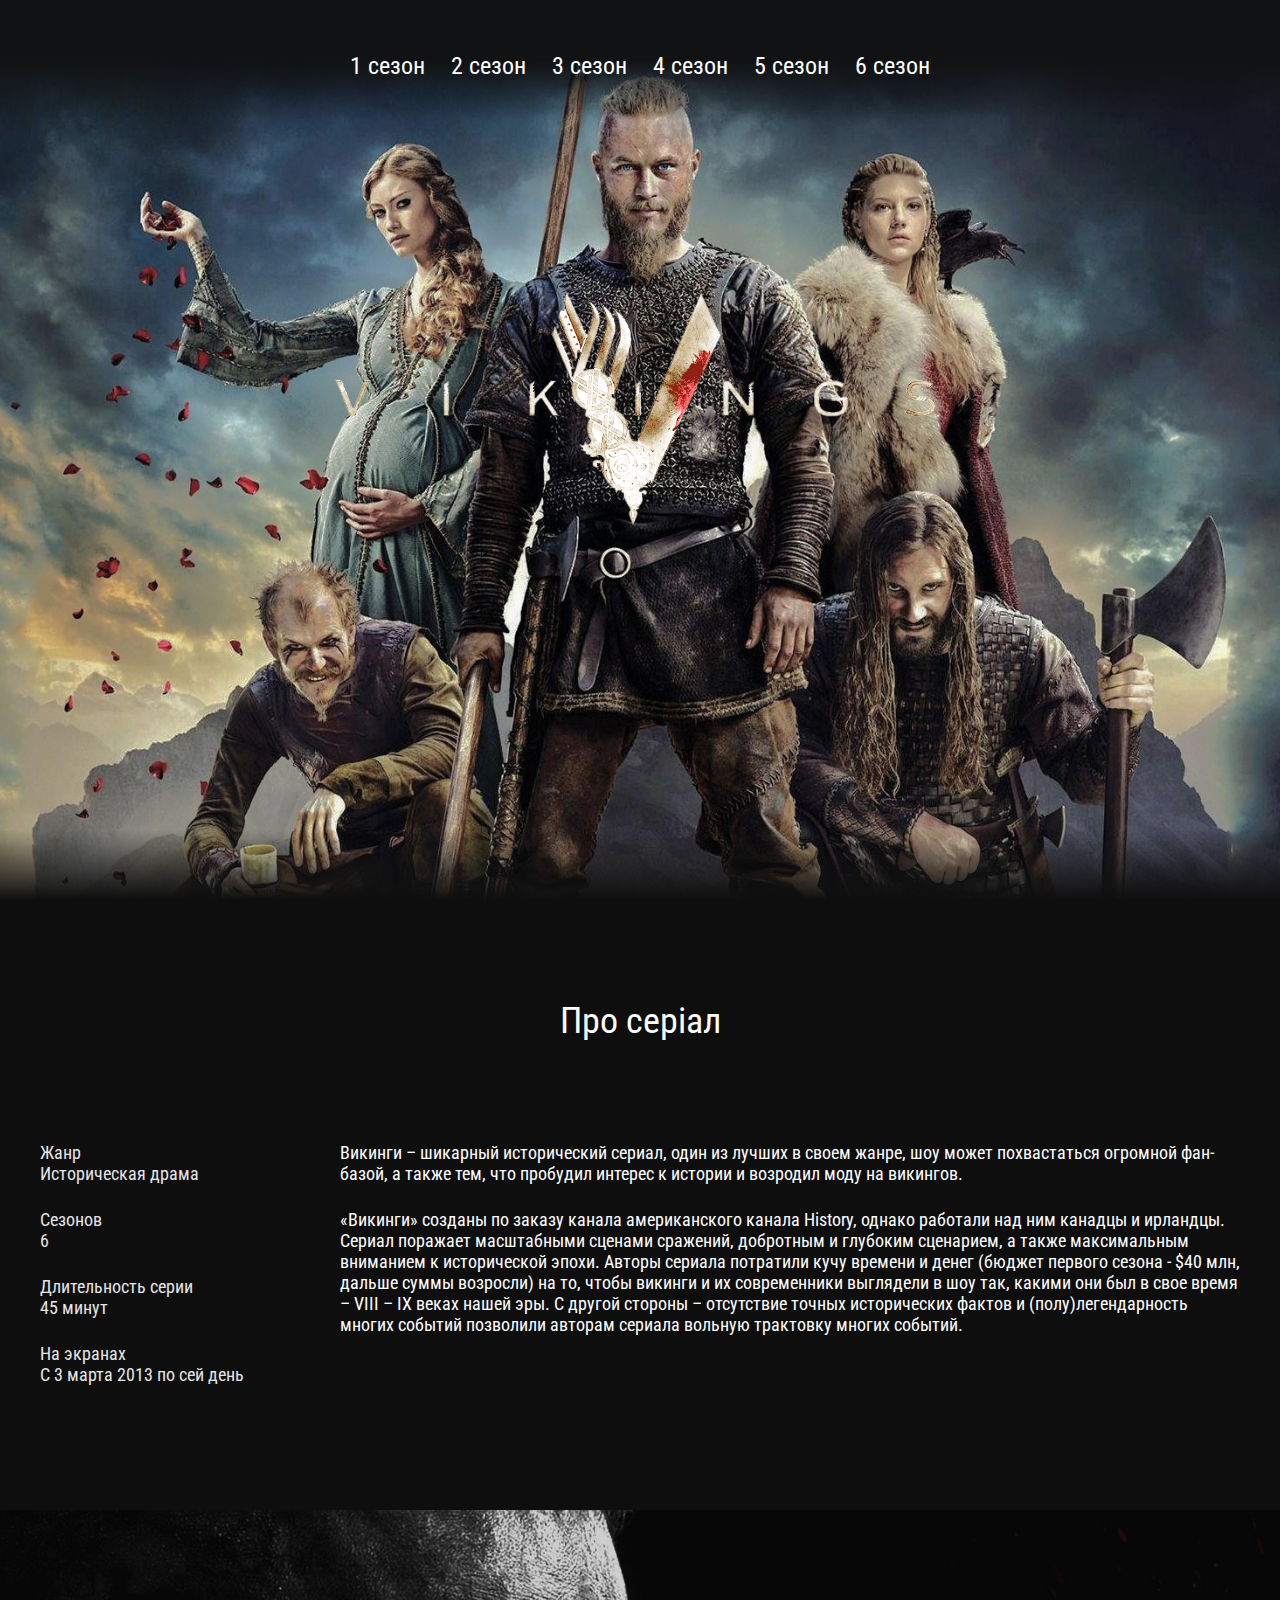
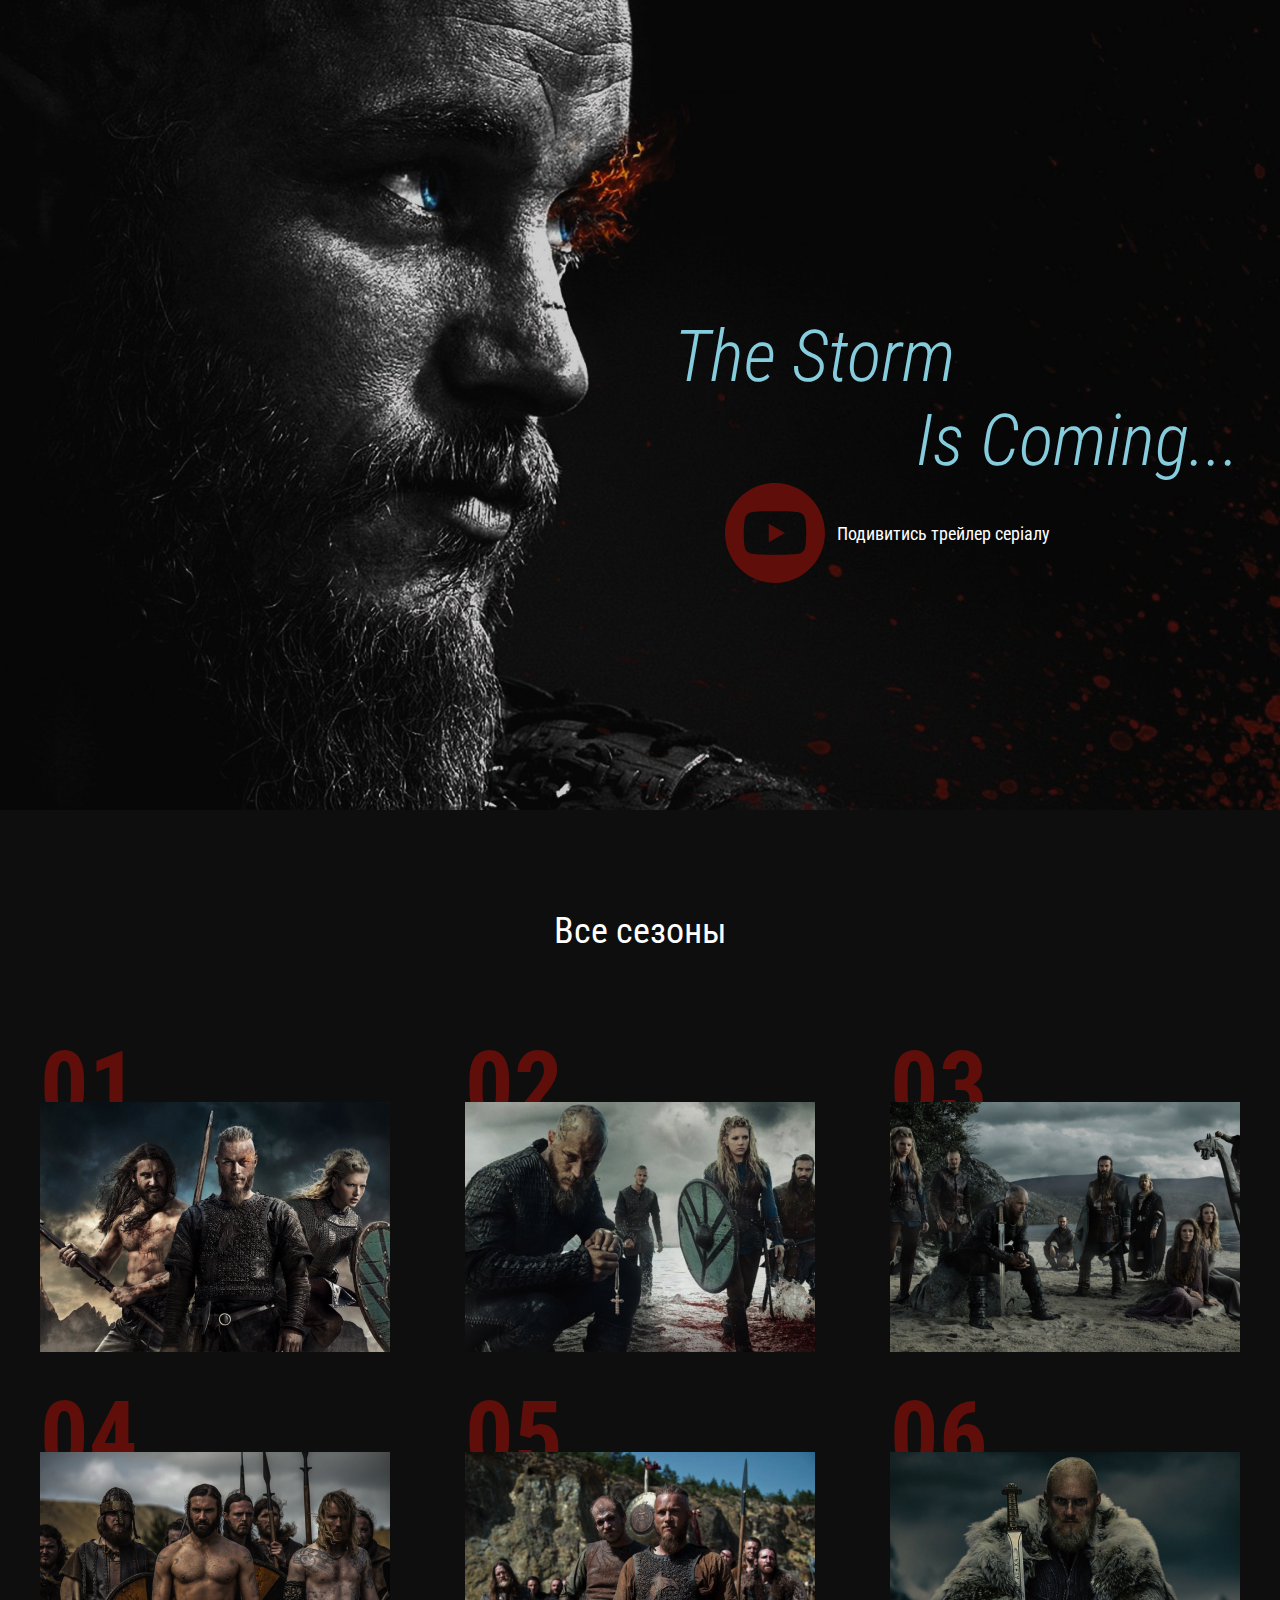
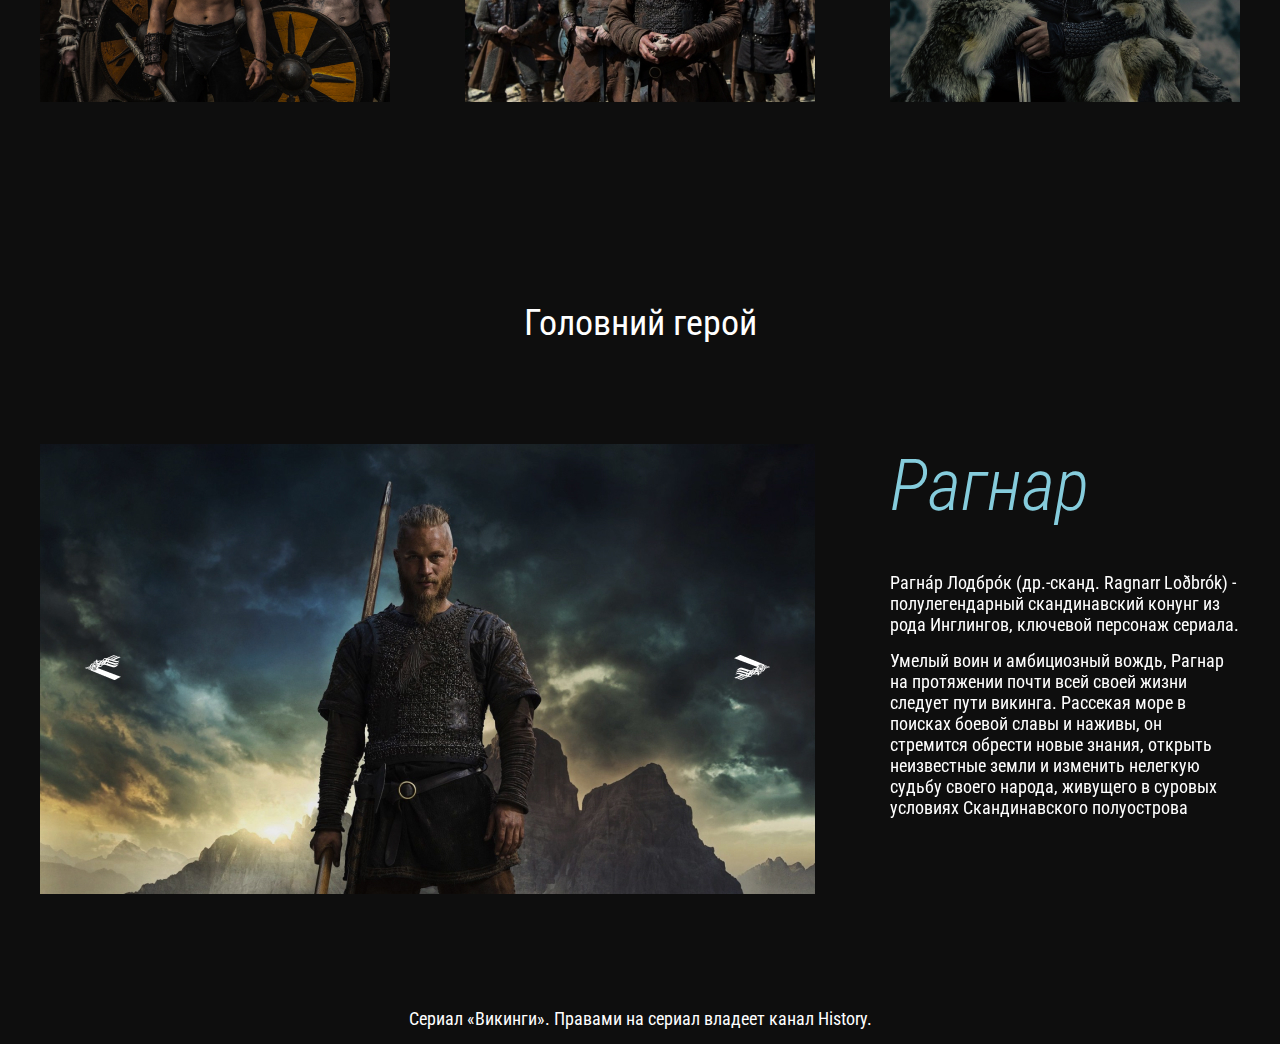
<file: index.html>
<!DOCTYPE html>
<html lang="en">
<head>
  <meta charset="UTF-8">
  <meta name="viewport" content="width=device-width, initial-scale=1.0">
  <meta http-equiv="X-UA-Compatible" content="ie=edge">
  <title>Document</title>
  <link href="https://fonts.googleapis.com/css2?family=Roboto+Condensed:ital,wght@0,400;0,700;1,300&display=swap" rel="stylesheet">
  <link rel="stylesheet" href="css/reset.css">
  <link rel="stylesheet" href="css/slick.css">
  <link rel="stylesheet" href="css/jquery.fancybox.css">
  <link rel="stylesheet" href="css/style.css">
</head>
<body>
  <header class="header">
    <nav class='menu'>
      <button class="menu__btn">
        <span></span>
      </button>
        <ul class="menu__list">
          <li class="menu__list-item"><a class="menu__list-link" href="season-1.html">1 сезон</a></li>
        
          <li class="menu__list-item"><a class="menu__list-link" href="#">2 сезон</a></li>
        
          <li class="menu__list-item"><a class="menu__list-link" href="#">3 сезон</a></li>
        
          <li class="menu__list-item"><a class="menu__list-link" href="#">4 сезон</a></li>
        
          <li class="menu__list-item"><a class="menu__list-link" href="#">5 сезон</a></li>
        
          <li class="menu__list-item"><a class="menu__list-link" href="#">6 сезон</a></li>
        </ul>
    </nav>
    <div class="logo">
      <img class='logo_img' src="images/logo.png" alt="Логотип">
    </div>
  </header>

  <section class="about section-page">

<div class="conteiner">
  <h3 class="title">Про серіал</h3>
  <div class="about__inner">
    <ul class="about__info">
      <li class="about__info-item"> Жанр
        <span>Историческая драма</span>
        </li>
      <li class="about__info-item">
        Сезонов
        <span>6</span></li>
      <li class="about__info-item">Длительность серии
        <span> 45 минут</span>
       </li>
      <li class="about__info-item">На экранах
        <span>С 3 марта 2013 по сей день</span>
        </li>
      </ul>
    <div class="about__text">
    <p>Викинги – шикарный исторический сериал, один из лучших в своем жанре, шоу может похвастаться огромной фан-базой, а также тем, что пробудил интерес к истории и возродил моду на викингов.</p>
    <p>«Викинги» созданы по заказу канала американского канала History, однако работали над ним канадцы и ирландцы. Сериал поражает масштабными сценами сражений, добротным и глубоким сценарием, а также максимальным вниманием к исторической эпохи. Авторы сериала потратили кучу времени и денег (бюджет первого сезона - $40 млн, дальше суммы возросли) на то, чтобы викинги и их современники выглядели в шоу так, какими они был в свое время – VIII – IX веках нашей эры. С другой стороны – отсутствие точных исторических фактов и (полу)легендарность многих событий позволили авторам сериала вольную трактовку многих событий.</p>
    </div>
    

  </div>
</div>
  </section> 
   
  
 
  <section class="video">
    <div class="conteiner">
      <h3 class="video__text"><span>The Storm </span>Is Coming...</h3>
      
    </div>
    <a class="video__btn" data-fancybox href="​https://youtu.be/NBb16wT5MEs">Подивитись трейлер серіалу</a>
  </section>
  
  
<section class="season section-page">
  <div class="conteiner">
    <h3 class="title">Все сезоны</h3>
    <ol class="seasons__inner">
      <li class="seasons__item" style="background-image: url('../images/Seasins1.jpg')">
        <a href="#" class="seasons__link">Дивитись</a>
      </li>
      <li class="seasons__item" style="background-image: url('../images/Seasins2.jpg')">
        <a href="#" class="seasons__link">Дивитись</a>
      </li>
      <li class="seasons__item" style="background-image: url('../images/Seasins3.jpg')">
        <a href="#" class="seasons__link">Дивитись</a>
      </li>
      <li class="seasons__item" style="background-image: url('../images/Seasins4.jpg')">
        <a href="#" class="seasons__link">Дивитись</a>
      </li>
      <li class="seasons__item" style="background-image: url('../images/Seasins5.jpg')">
        <a href="#" class="seasons__link">Дивитись</a>
      </li>
      <li class="seasons__item" style="background-image: url('../images/Seasins6.jpg')">
        <a href="#" class="seasons__link">Дивитись</a>
      </li>
    </ol>
  </div>
</section>

<section class="heroes section-page">
  <div class="conteiner">
    <h3 class="title">Головний герой</h3>
    <div class="heroes__inner">
      <div class="heroes-slider-img">
        <img class="heroes__imeges" src="images/hero-1.jpg" alt="">
        <img class="heroes__imeges" src="images/hero-1.jpg" alt="">
        <img class="heroes__imeges" src="images/hero-1.jpg" alt="">

      
      </div>
      <div class="heroes-slider-text">
        <div class="heroes-text">
          <h4 class="heroes__name">Рагнар</h4>
          <p>Рагна́р Лодбро́к (др.-сканд. Ragnarr Loðbrók) - полулегендарный скандинавский конунг из рода Инглингов, ключевой персонаж сериала.</p>
          <p>Умелый воин и амбициозный вождь, Рагнар на протяжении почти всей своей жизни следует пути викинга. Рассекая море в поисках боевой славы и наживы, он стремится обрести новые знания, 
            открыть неизвестные земли и изменить нелегкую судьбу своего народа, живущего в суровых условиях Скандинавского полуострова</p>
        </div>
        <div class="heroes-text">
          <h4 class="heroes__name">Рагнар2</h4>
          <p>Рагна́р Лодбро́к (др.-сканд. Ragnarr Loðbrók) - полулегендарный скандинавский конунг из рода Инглингов, ключевой персонаж сериала.</p>
          <p>Умелый воин и амбициозный вождь, Рагнар на протяжении почти всей своей жизни следует пути викинга. Рассекая море в поисках боевой славы и наживы, он стремится обрести новые знания, 
            открыть неизвестные земли и изменить нелегкую судьбу своего народа, живущего в суровых условиях Скандинавского полуострова</p>
        </div>
        <div class="heroes-text">
          <h4 class="heroes__name">Рагнар3</h4>
          <p>Рагна́р Лодбро́к (др.-сканд. Ragnarr Loðbrók) - полулегендарный скандинавский конунг из рода Инглингов, ключевой персонаж сериала.</p>
          <p>Умелый воин и амбициозный вождь, Рагнар на протяжении почти всей своей жизни следует пути викинга. Рассекая море в поисках боевой славы и наживы, он стремится обрести новые знания, 
            открыть неизвестные земли и изменить нелегкую судьбу своего народа, живущего в суровых условиях Скандинавского полуострова</p>
        </div>
        
      </div>
    </div>
  </div>
</section>
<!-- <button  class="slick-prev slick-btn"><img src="images/L.png"></button>
<button  class="slick-next slick-btn"><img src="images/R.png"></button> -->

<footer class="footer"><div class="conteiner"><p class="copy">Сериал «Викинги». Правами на сериал владеет канал History.</p></div>
</footer>

  <script src="https://ajax.googleapis.com/ajax/libs/jquery/3.4.1/jquery.min.js"></script>
  <script src="js/slick.min.js"></script>
  <script src="js/jquery.fancybox.min.js"></script>
  <script src="js/main.js"></script>
</body>
</html>
</file>
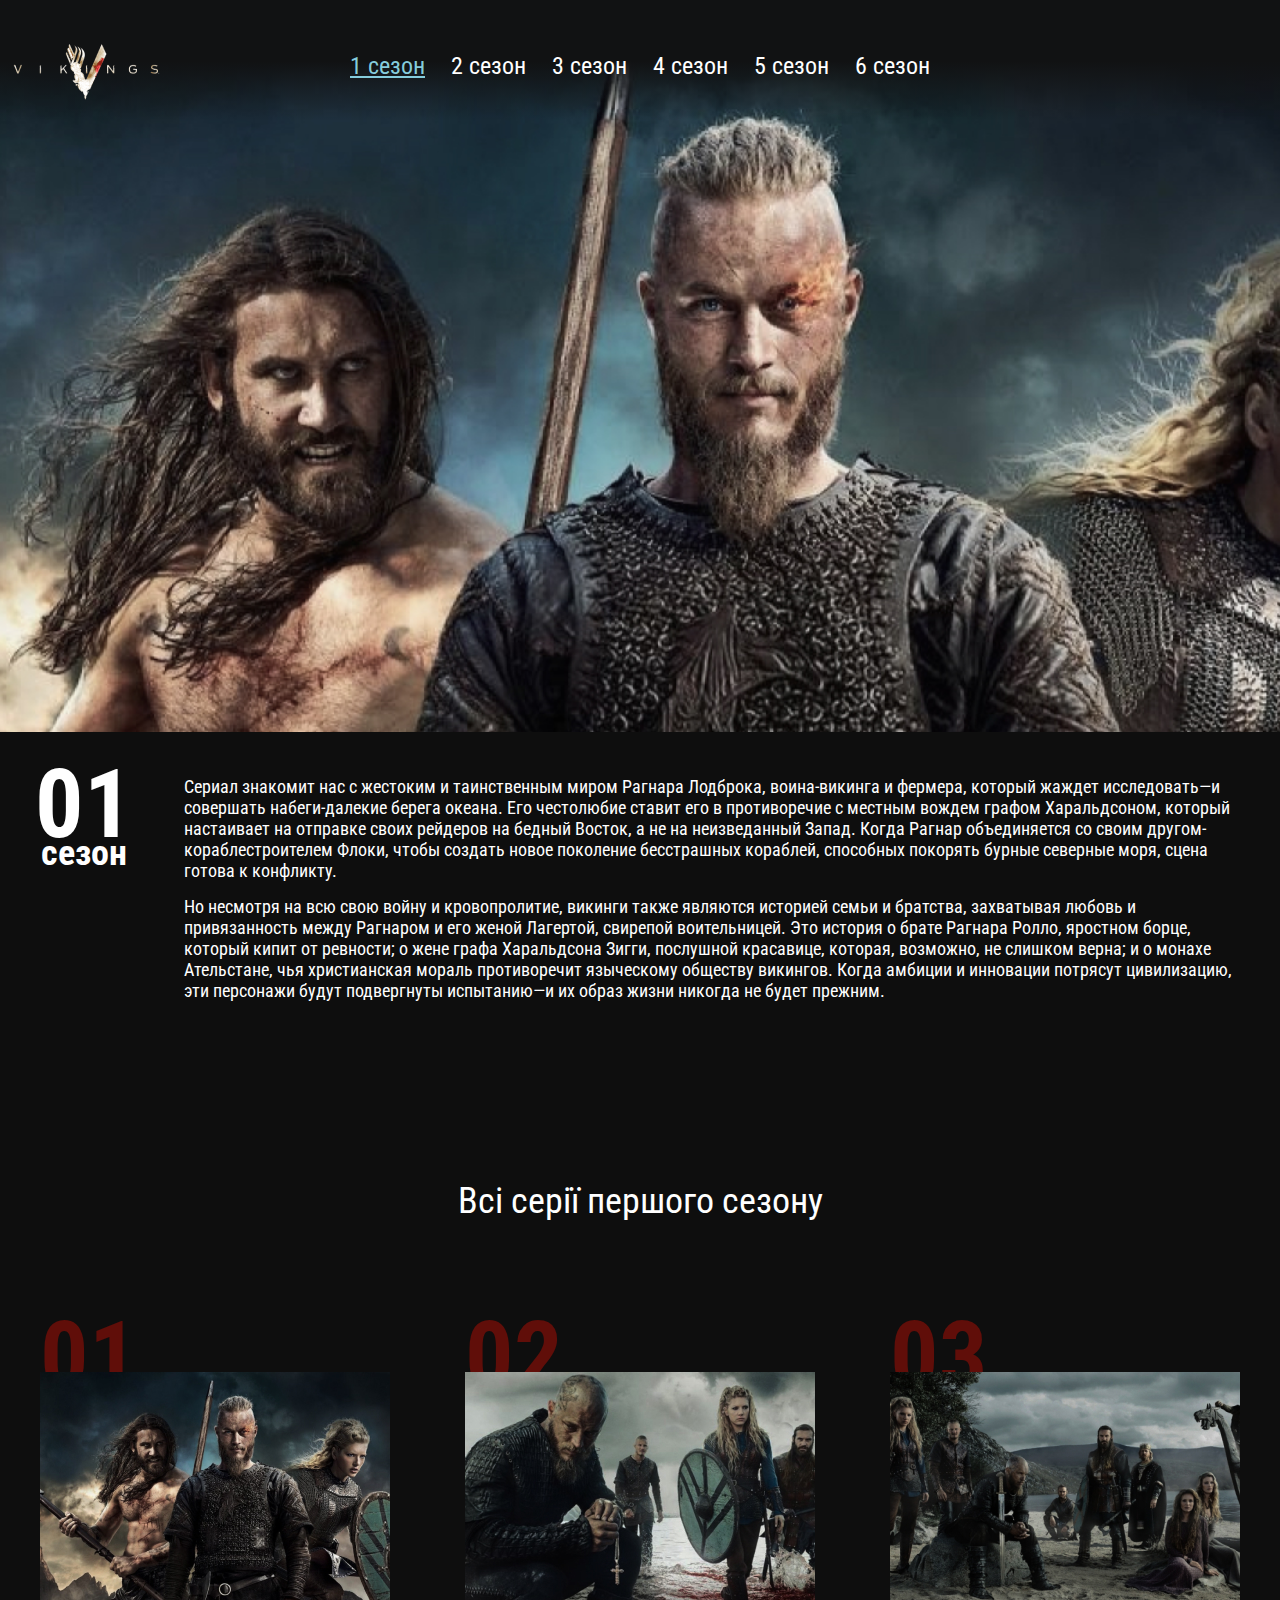
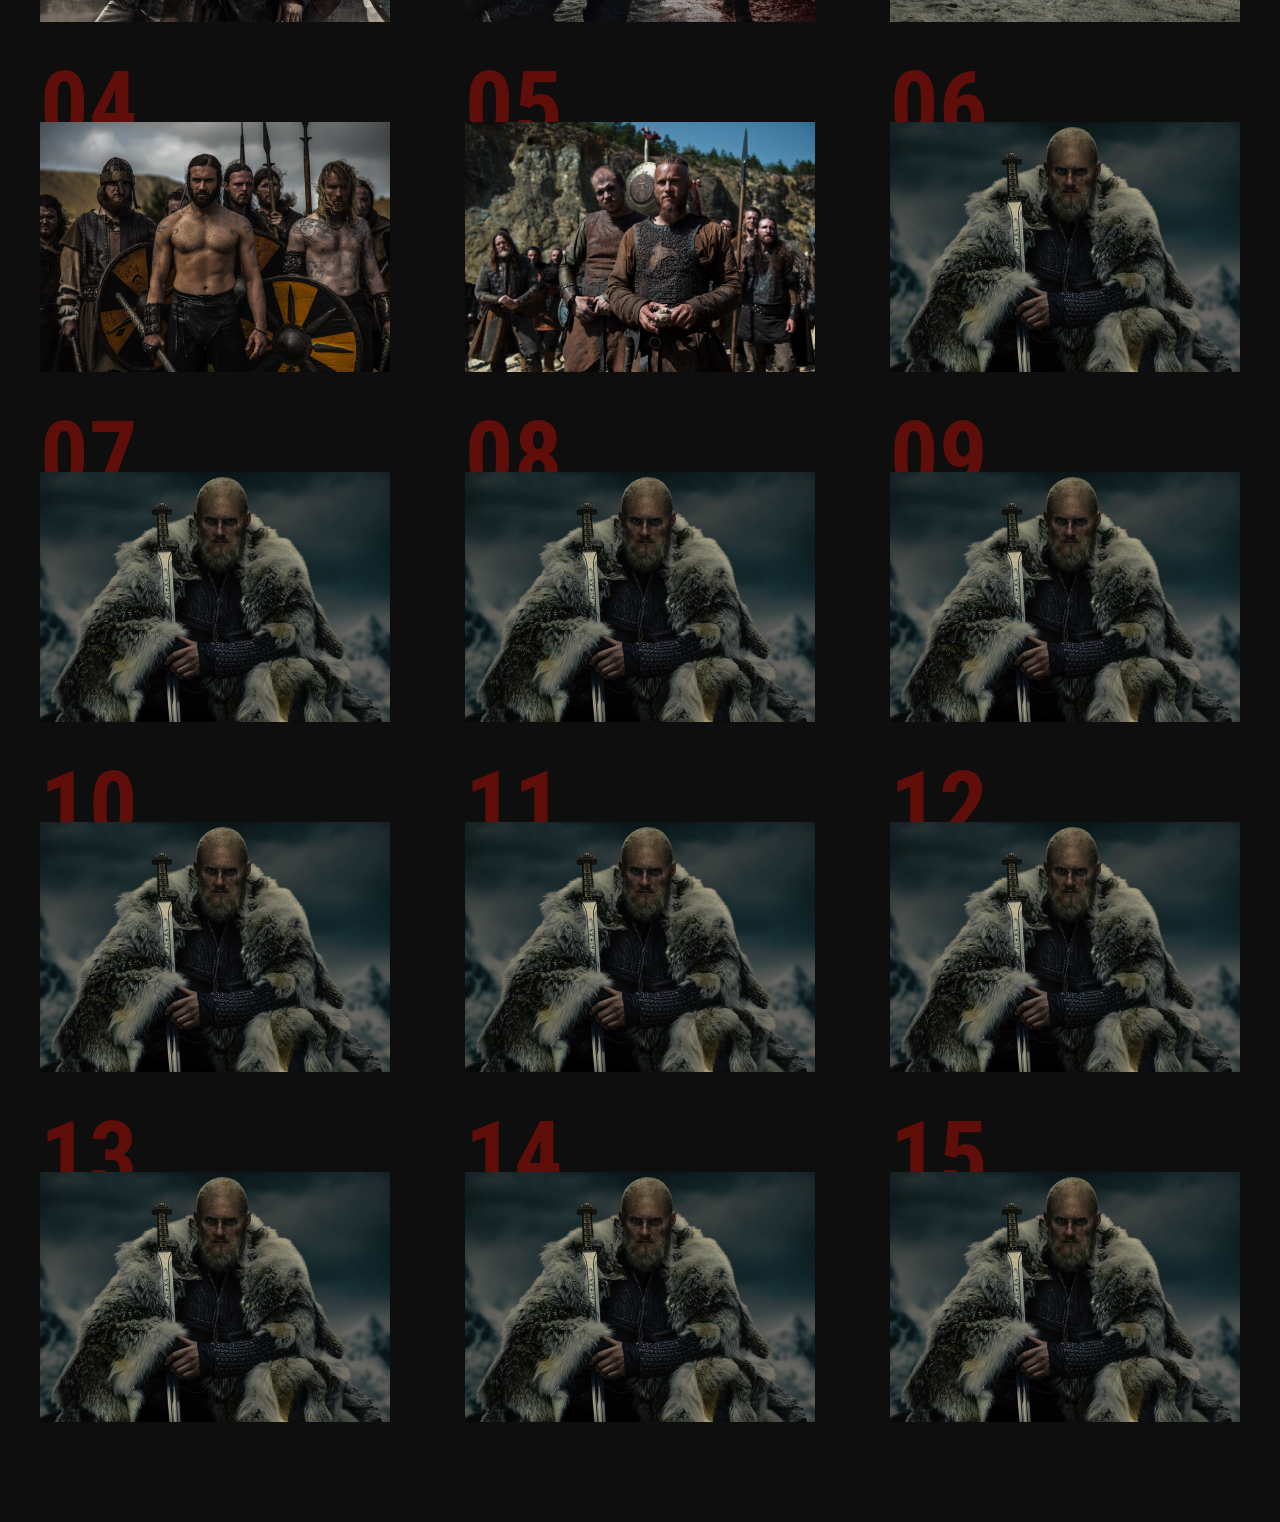
<file: season-1.html>
<!DOCTYPE html>
<html lang="en">
<head>
    <meta charset="UTF-8">
    <meta name="viewport" content="width=device-width, initial-scale=1.0">
    <title>Document</title>
    
<link href="https://fonts.googleapis.com/css2?family=Roboto+Condensed:ital,wght@0,400;0,700;1,300&display=swap" rel="stylesheet">
  <link rel="stylesheet" href="css/reset.css">
   <link rel="stylesheet" href="css/jquery.fancybox.css">
  <link rel="stylesheet" href="css/style.css">  
</head>
<body>
    <header class="page-header">
        <nav class='menu'>
          <button class="menu__btn"></button>
          <div class="menu__conteiner">
          <a href="#" class="page-logo">
            <img src="images/page-logo.png" alt="">
          </a>
            <ul class="menu__list">
              <li class="menu__list-item"><a class="menu__list-link menu__list-link--active" href="#">1 сезон</a></li>
            
              <li class="menu__list-item"><a class="menu__list-link" href="#">2 сезон</a></li>
            
              <li class="menu__list-item"><a class="menu__list-link" href="#">3 сезон</a></li>
            
              <li class="menu__list-item"><a class="menu__list-link" href="#">4 сезон</a></li>
            
              <li class="menu__list-item"><a class="menu__list-link" href="#">5 сезон</a></li>
            
              <li class="menu__list-item"><a class="menu__list-link" href="#">6 сезон</a></li>
            </ul>
          </div>
        </nav>
        <div class="season-info">
            <div class="season-imfo__num">
                01
                <span>сезон</span>
            </div>
            <div class="season-info__text">
                <p>Сериал знакомит нас с жестоким и таинственным миром Рагнара Лодброка, воина-викинга и фермера, который жаждет исследовать—и совершать набеги-далекие берега океана. 
                    Его честолюбие ставит его в противоречие с местным вождем графом Харальдсоном, который настаивает на отправке своих рейдеров на бедный Восток, а не на неизведанный Запад.
                     Когда Рагнар объединяется со своим другом-кораблестроителем Флоки, чтобы создать новое поколение бесстрашных кораблей, способных покорять бурные северные моря, сцена готова к конфликту.</p>
                <p>Но несмотря на всю свою войну и кровопролитие, викинги также являются историей семьи и братства, захватывая любовь и привязанность между Рагнаром и его женой Лагертой, свирепой воительницей.
                     Это история о брате Рагнара Ролло, яростном борце, который кипит от ревности; о жене графа Харальдсона Зигги, послушной красавице, которая, возможно, не слишком верна; и о монахе Ательстане, чья христианская мораль противоречит языческому обществу викингов.
                      Когда амбиции и инновации потрясут цивилизацию, эти персонажи будут подвергнуты испытанию—и их образ жизни никогда не будет прежним.</p>

            </div>
        </div>
    </header>
    <section class="season section-page">
        <div class="conteiner">
          <h3 class="title">Всі серії першого сезону </h3>
          <ol class="seasons__inner">
            <li class="seasons__item" style="background-image: url('../images/Seasins1.jpg')">
              <a data-fancybox href="​https://youtu.be/NBb16wT5MEs" class="seasons__link">Дивитись</a>
            </li>
            <li class="seasons__item" style="background-image: url('../images/Seasins2.jpg')">
              <adata-fancybox href="​https://youtu.be/NBb16wT5MEs" class="seasons__link">Дивитись</a>
            </li>
            <li class="seasons__item" style="background-image: url('../images/Seasins3.jpg')">
              <a data-fancybox href="​https://youtu.be/NBb16wT5MEs" class="seasons__link">Дивитись</a>
            </li>
            <li class="seasons__item" style="background-image: url('../images/Seasins4.jpg')">
              <a data-fancybox href="​https://youtu.be/NBb16wT5MEs" class="seasons__link">Дивитись</a>
            </li>
            <li class="seasons__item" style="background-image: url('../images/Seasins5.jpg')">
              <a data-fancybox href="​https://youtu.be/NBb16wT5MEs" class="seasons__link">Дивитись</a>
            </li>
            <li class="seasons__item" style="background-image: url('../images/Seasins6.jpg')">
              <a data-fancybox href="​https://youtu.be/NBb16wT5MEs" class="seasons__link">Дивитись</a>
            </li>
            <li class="seasons__item" style="background-image: url('../images/Seasins6.jpg')">
              <a data-fancybox href="​https://youtu.be/NBb16wT5MEs" class="seasons__link">Дивитись</a>
            </li>
            <li class="seasons__item" style="background-image: url('../images/Seasins6.jpg')">
              <a data-fancybox href="​https://youtu.be/NBb16wT5MEs" class="seasons__link">Дивитись</a>
            </li>
            <li class="seasons__item" style="background-image: url('../images/Seasins6.jpg')">
              <a data-fancybox href="​https://youtu.be/NBb16wT5MEs" class="seasons__link">Дивитись</a>
            </li>
            <li class="seasons__item" style="background-image: url('../images/Seasins6.jpg')">
              <a data-fancybox href="​https://youtu.be/NBb16wT5MEs" class="seasons__link">Дивитись</a>
            </li>
            <li class="seasons__item" style="background-image: url('../images/Seasins6.jpg')">
              <a data-fancybox href="​https://youtu.be/NBb16wT5MEs" class="seasons__link">Дивитись</a>
            </li>
            <li class="seasons__item" style="background-image: url('../images/Seasins6.jpg')">
              <a data-fancybox href="​https://youtu.be/NBb16wT5MEs" class="seasons__link">Дивитись</a>
            </li>
            <li class="seasons__item" style="background-image: url('../images/Seasins6.jpg')">
              <a data-fancybox href="​https://youtu.be/NBb16wT5MEs" class="seasons__link">Дивитись</a>
            </li>
            <li class="seasons__item" style="background-image: url('../images/Seasins6.jpg')">
              <a data-fancybox href="​https://youtu.be/NBb16wT5MEs" class="seasons__link">Дивитись</a>
            </li>
            <li class="seasons__item" style="background-image: url('../images/Seasins6.jpg')">
              <a data-fancybox href="​https://youtu.be/NBb16wT5MEs" class="seasons__link">Дивитись</a>
            </li>
            
          </ol>
        </div>
      </section>
<script src="https://ajax.googleapis.com/ajax/libs/jquery/3.4.1/jquery.min.js"></script>
<script src="js/slick.min.js"></script>
<script src="js/jquery.fancybox.min.js"></script>
<script src="js/main.js"></script>
</body>
</html>
</file>
<file: css/style.css>
*{
    box-sizing: border-box;
}
body{
    background-color: #0e0e0e;
    color: #fff;
    font-weight: 400;
    font-family: 'Roboto Condensed', sans-serif;
    font-size: 18px;
    line-height: 21px;
}
.conteiner{
    max-width: 1230px;
    padding: 0 15px;
    margin: 0 auto;
}
.section-page{
    padding: 100px 0;
}
.title{
 text-align: center;
 margin-bottom: 100px;
 font-size: 36px;
 line-height: 42px;
 font-weight: 400;
}
a{
    color:inherit;
    text-decoration: none;
}
ul{
    list-style: none;
}
.header{
    background-image: url('../images/header-bg.jpg');
    height: 100vh;
    background-repeat: no-repeat;
    background-size: cover;
    background-position: center 50px;
    text-align: center;
    position: relative;
}

.header::after{
    content: '';
    position: absolute;
    height: 70px;
    bottom: 0;
    left: 0;
    width: 100%;
    background: linear-gradient(180deg, #0E0E0E 0%, rgba(17, 17, 17, 0.850295) 16.53%, rgba(32, 31, 33, 0) 100%);
    transform: rotate(180deg);

}
.menu{
    position: relative;
    padding: 50px 0 58px;
    background: linear-gradient(180deg, #111213 0%, #111213 43.62%, rgba(32, 31, 33, 0) 86.33%);
}
.menu__btn{
    display: none;
}

.menu__list{
    display: flex;
    justify-content: center;
}

.menu__list-item{
    padding: 0 13px;
}
.menu__list-link:hover{
    color: #85CCDC;
    text-decoration: underline ;
}

.menu__list-link{
    font-size: 36px;
line-height: 42px;
}

.logo{
    padding-top: 17vh;
}
.about__inner{
    display: flex;
}
.about__info{
    width: 375px;
    margin-right: 50px;
    flex: none;
}
.about__info-item{
    margin-bottom: 25px;
    color: #e5e5e5;
}
.about__info-item span{
    display: block;
}
.about__text p{
    margin-bottom:25px;
}
.video{
    background-image: url('../images/video-bg.jpg');
    height: 100vh;
    background-size: cover;
    background-position: center center;
    background-repeat: no-repeat;
    text-align: right;
}
.video__text{
    
    font-style: italic;
    font-weight: 300;
    font-size: 72px;
    line-height: 84px;
    color: #85CCDC;
    padding-top: 45vh;
    margin-bottom: 40px;
}
.video__text span{
  display: block;  
  padding-right: 285px;
}
.video__btn{
    padding-left: 112px;
    position: relative;
    margin-right: 230px;
}
.video__btn::before{
    content: '';
    position: absolute;
    width: 100px;
    height: 100px;
    top: -40px;
    left: 0;
    background-image: url('../images/youtube-btn.svg');

}
.seasons__inner{
display: grid;
grid-template-columns: repeat( auto-fill, minmax(284px, 1fr));
grid-gap:100px 75px;
counter-reset: counter;
padding-top: 50px;
}
.seasons__item{
    /* width: 350px; */
    height: 250px;
    background-repeat: no-repeat;
    background-position: center center;
    background-size: cover;
    list-style: none;
    position: relative;
    display: flex;
    justify-content: center;
    align-items: center;

}
.seasons__item:hover .seasons__link{
    opacity: 1;
}
.seasons__item::before{
    content:'0' counter(counter);
    counter-increment:  counter;
    position: absolute;
    font-weight: bold;
font-size: 96px;
line-height: 112px;
color: #600E09;
left: 0;
top:-72px;
z-index: -1;
}
.seasons__item:nth-child(n+10)::before{
    content: counter(counter);
}
.seasons__item:hover::after{
content: '';
position: absolute;
top: 0;
left: 0;
right: 0;
bottom: 0;
    background: rgba(14, 14, 14, 0.8);
}
.seasons__link{
    font-size: 36px;
    line-height: 42px;
    padding: 12px 78px 11px;
    background-color: #0e0e0e;
    opacity: 0;
    transition: all .3s;
    z-index: 2;
}
.heroes__inner{
    display: flex;
    justify-content: space-between;
}
.heroes-slider-img{
    max-width: 775px;

}

.heroes-slider-text{
    max-width: 350px;}

.slick-btn{
   position: absolute;
   top: 50%;
   transform: translateY(-50%);
   border: none;
   background-color: transparent;
   z-index: 5;
   cursor: pointer;
   outline: none;

    }
    .slick-prev{
        left: 38px;
    }
    .slick-next{
        right: 38px;
    }
 .heroes__name{
    font-style: italic;
    font-weight: 300;
    font-size: 72px;
    line-height: 84px;
    color: #85CCDC;
    margin-bottom: 44px;
     }   
 .heroes-text p{
margin-bottom: 15px;
 }
 .copy{
     padding: 14px 0 15px;
     text-align: center;
 }


 /* перший сезон */
 .menu__list-link--active{
    color: #85CCDC;
    text-decoration: underline ;
 }
 .page-header{
     background-image: url('../images/season1.jpg');
     background-repeat: no-repeat;
     background-position: center center;
     background-size: cover;
     height: 90vh;
     position: relative;
 }
 
.page-logo{
    position: absolute;
    
}
 .season-info{
     position: absolute;
     max-width: 1385px;
     display: flex;
     padding:44px 47px 64px 35px ;
     background-color: #0E0E0E;
     bottom: 0;
     left: 0;
     right: 0;
     margin: 0 auto;
 }

 .season-imfo__num{
   text-align: center;
    font-weight: bold;
    font-size: 96px;
    line-height: 56px;
    margin-right: 51px;
 }

 .season-imfo__num span{
     display: block;
     font-size: 36px;
     line-height: 42px;

 }

 .season-info__text p{
     margin-bottom: 15px;
 }
.menu__conteiner{
    max-width: 1385px;
    margin: 0 auto;
    position: relative;
}
 /* кінець першого сезону */

 /* start media */
 @media (max-width:1420px){
    .page-logo{
        left: 10px;
        top: -6px;
    }
 }
@media (max-width:1366px){
    .logo_img{
         width:50%;
    }
    .menu__list-link{
        font-size: 24px;
        line-height: 32px;
    }
    .about__info{
        width: 250px;
    }
    .page-header{
        height: 120vh;
    }

}
@media (max-width:1200px){
    .heroes__inner{
        display: block;
    }
    .heroes-slider-text{
        max-width: 100%;
        padding-top: 50px;
    }
    .heroes-slider-img{
        max-width: 100%;
    }

}
@media (max-width:1088px){
.seasons__item{
    height: 340px;
}
}
@media (max-width:992px){
    
}

@media (max-width:768px){

    .about__inner{
        display: block;}
        .section-page{
            padding: 50px 0;}
            .title{
                margin-bottom: 50px;
                font-size: 28px;
                line-height: 36px;    
            }
            body{
                font-size: 16px;
                line-height: 19px;
            }
    .video__text span{
        padding-right: 200px;
    } 
    .video__text{
        font-size: 48px;
        line-height: 56px;

    }  
    .video__btn{
        margin-right: 0;
        padding-left: 62px;
    }    
    .video__btn::before{
        width: 50px;
        height: 50px;
        background-size: cover;
        top: -16px;

    } 
    .seasons__inner{
        grid-gap:80px 35px ;
    }
    .slick-btn{
        display: none;
    }
    .heroes__name{
        font-size: 46px;
        line-height: 56px;
        margin-bottom: 25px;
    }
    .season-info{
        display: block;
        padding: 30px 10px 0px 10px ;
    }
    .season-imfo__num{
        text-align: left;
        font-size: 50px;
        line-height: 36px;
        margin-bottom: 15px;

    }
    .season-imfo__num span{

    }
}
@media (max-width:640px){
    .page-header{
        height: 160vh;
    }
    .menu{
        padding: 0;
        background: linear-gradient(180deg, #111213 0%, #111213 10%, rgba(32, 31, 33, 0) 86.33%);
            text-align: center;
    }
.menu__list{
    display: block;
} 
.menu__list-link{
    display: block;
    padding-top: 10px 0;
}
.menu__btn{
    display: block;
    width: 50px;
    height: 40px;
    cursor: pointer;
    position: absolute;
    right: 10px;
    top: 20px;
    z-index: 10;
    display: flex;
    align-items: center;
    background-color: transparent;
    border: none;
    padding: 0;

}
.menu__btn span{
background: #fff;
height: 5px;
width: 100%;
}
.menu__btn::after,.menu__btn::before{
   content: '';
   width: 100%;
   height: 5px;
   background-color: #fff;
   position: absolute;
    }
    .menu__btn::before{
        top:0;
        left: 0;
    }
    .menu__btn::after{
        left:0;
        bottom: 0;
    }
.menu__list{
    transform: translateY(-130%);
    transition:  all .3s;

}

.menu__list.menu__list--active{
    transform: translateY(0%);
    padding: 100px 0 50px;
    background: #0e0e0e;
}

.logo{
    padding-top: 21vh;
}
.page-logo{
    display: block;
    z-index: 10;
    top: 22px;
}

.seasons__item{
    /* height: 435px; */
}

}

@media (max-width:414px){
    .seasons__item{
        height:203px;
    }
}

@media(max-width:374px){
    .page-header{
        height: 200vh;
    }
}
 /* end media */
</file>
